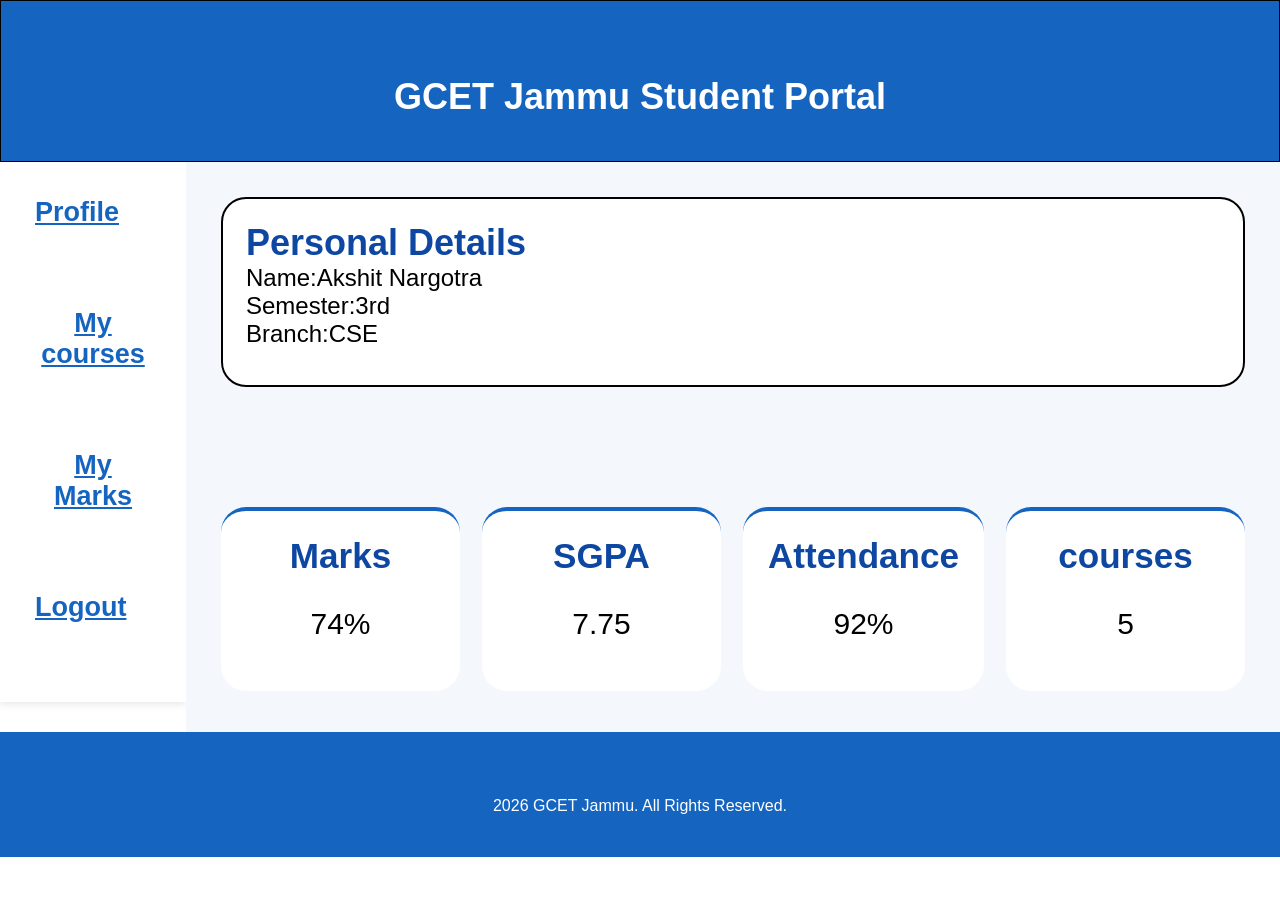
<file: 3_College_Website/dashboard.html>
<!DOCTYPE html>
<html>

<head>
    <link rel="stylesheet" href="style.css">
</head>

<body>

    <header class="Profile">
        <h1>GCET Jammu Student Portal</h1>
    </header>

    <div class="page">

        <nav class="sidebar">
            <a href="">
                <h2>Profile</h2>
            </a>
            <a href="">
                <h2 >My courses</h2>
            </a>
            <a href="">
                <h2>My Marks</h2>
            </a>
            <a href="home.html">
                <h2>Logout</h2>
            </a>
        </nav>

        <main>
            <div class="Profile_container">
                <div class="info">
                    <div>
                        <h2>Personal Details</h2>
                    </div>
                    <div>
                        Name:Akshit Nargotra
                    </div>
                    <div>
                        Semester:3rd
                    </div>
                    <div>
                        Branch:CSE
                    </div>
                </div>
                <section class="features" id="Details">
                <div class="feature-card" id="dashboard_container">
                    <h3>Marks</h3>
                    <p>74%</p>
                </div>
    
                <div class="feature-card">
                    <h3>SGPA</h3>
                    <p>7.75</p>
                </div>
    
                <div class="feature-card">
                    <h3>Attendance</h3>
                    <p>92%</p>
                </div>
    
                <div class="feature-card">
                    <h3>courses</h3>
                    <p>5</p>
                </div>
            </section>
            </div>
        </main>

    </div>

    <footer>
        <p>2026 GCET Jammu. All Rights Reserved.</p>
    </footer>

</body>

</html>
</file>
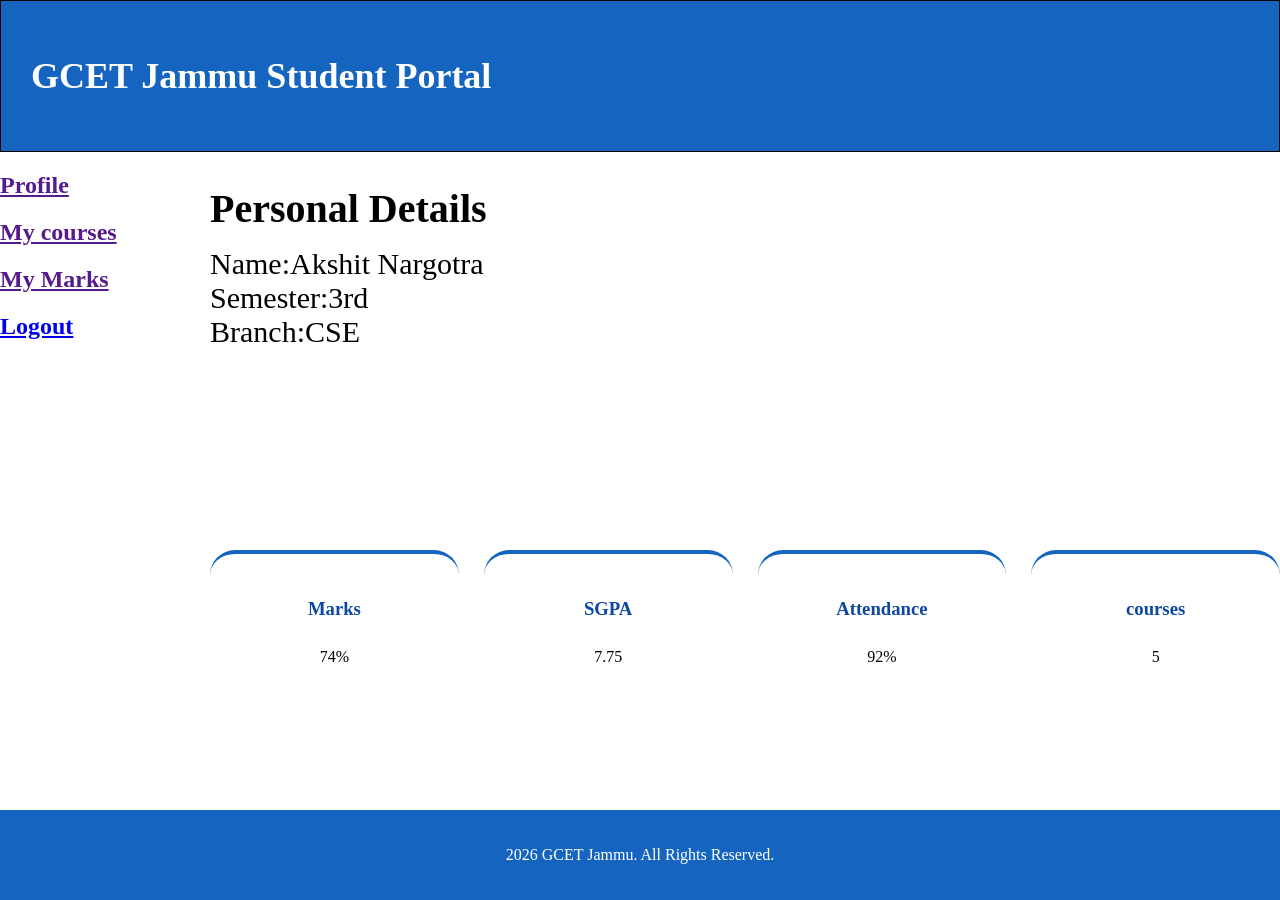
<file: 3_College_Website/demo.html>
<html>

<head>
  <style>
    body {
    margin: 0;
    min-height: 100vh;

    display: grid;
    grid-template-rows: auto 1fr auto;
}

header {
    color: white;
    background-color: #1565c0;
    border: 1px solid black;
    padding: 30px;
    font-size: 18px;
}

main {
    display: grid;
    grid-template-columns: 180px minmax(0, 1fr);
    grid-template-rows: auto auto;
    gap: 30px;
    padding-bottom: 30px;
}

.sidebar {
    grid-column: 1;
    grid-row: 1 / 3;
}

.info {
    grid-column: 2;
    grid-row: 1;

    font-size: 30px;
    min-width: 0;
}

.info h2 {
    font-size: 40px;
    margin-bottom: 15px;
}

.features {
    grid-column: 2;
    grid-row: 2;

    display: grid;
    grid-template-columns: repeat(4, minmax(0, 1fr));
    gap: 25px;

    align-self: start;
    margin-top: 100px;
}

.feature-card {
    width: auto;
    min-width: 0;
    min-height: 130px;
    padding: 25px;
    box-sizing: border-box;

    text-align: center;
    background-color: white;
    border-radius: 25px;
    border-top: 4px solid #1565c0;
}

.feature-card:hover {
    background-color: #f0f6ff;
}

.feature-card h3 {
    color: #0d47a1;
}

.feature-card p {
    margin-top: 25px;
    line-height: 1.5;
}

footer {
    background-color: #1565c0;
    color: white;
    text-align: center;
    padding: 20px;
}
  </style>
</head>

<body>
    <header class="Profile">
        <h1>GCET Jammu Student Portal</h1>
    </header>
    <main>
        <nav class="sidebar">
            <a href="">
                <h2>Profile</h2>
            </a>
            <a href="">
                <h2>My courses</h2>
            </a>
            <a href="">
                <h2>My Marks</h2>
            </a>
            <a href="home.html">
                <h2>Logout</h2>
            </a>
        </nav>
        <section>
            <div class="info">
                <div>
                    <h2>Personal Details</h2>
                </div>
                <div>
                    Name:Akshit Nargotra
                </div>
                <div>
                    Semester:3rd
                </div>
                <div>
                    Branch:CSE
                </div>
            </div>
        </section>
        <section class="features" id="Details">
            <div class="feature-card" id="dashboard_container">
                <h3>Marks</h3>
                <p>74%</p>
            </div>

            <div class="feature-card">
                <h3>SGPA</h3>
                <p>7.75</p>
            </div>

            <div class="feature-card">
                <h3>Attendance</h3>
                <p>92%</p>
            </div>

            <div class="feature-card">
                <h3>courses</h3>
                <p>5</p>
            </div>
        </section>
    </main>
    <footer>
        <p>2026 GCET Jammu. All Rights Reserved.</p>
    </footer>
</body>

</html>
</file>
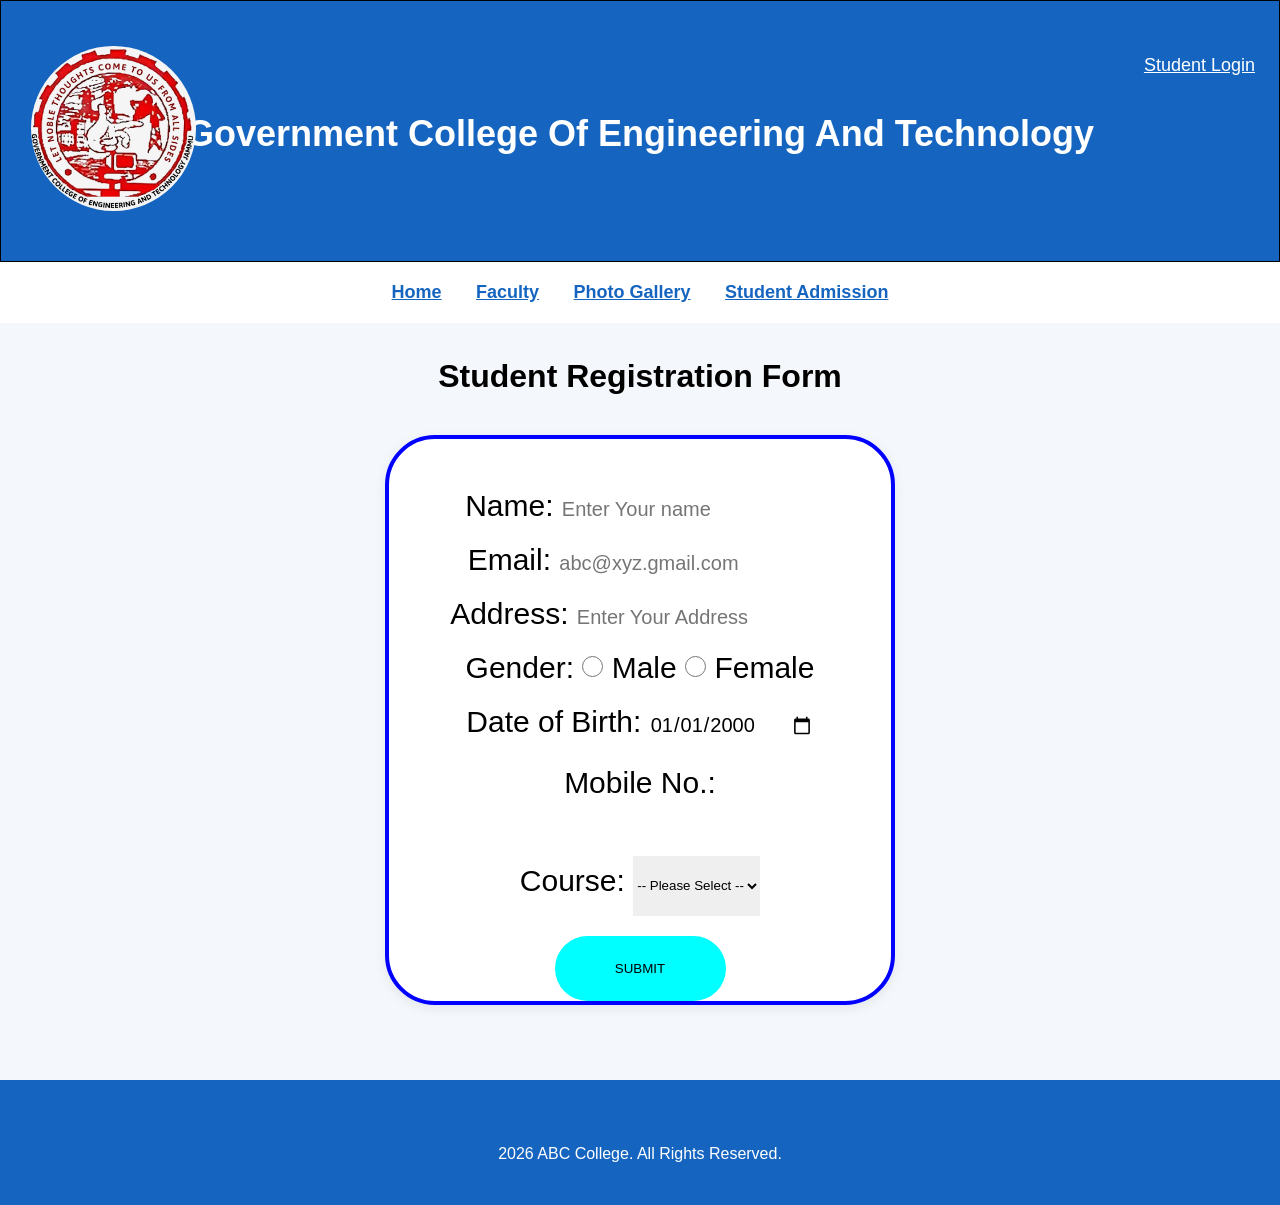
<file: 3_College_Website/form.html>
<html>

<head>
    <link rel="stylesheet" href="style.css">
    <title>
        <h2>Admission Form</h2>
    </title>
</head>

<body>
    <header >
         <a class="student_login" href="login.html">Student Login</a>
        <img id="logo" src="gallery/gcet_logo_transparent.png" alt="logo">
        <h1 class="Form-header"align="center">Government College Of Engineering And Technology</h1>
    </header>
    <nav>
        <a href="home.html">Home</a>
        <a href="faculty.html">Faculty</a>
        <a href="gallery.html">Photo Gallery</a>
        <a href="form.html">Student Admission</a>
    </nav>
    <main class="form-main">
        <div class="text-reg"><h1 align="center">Student Registration Form</h1></div>

            <form class="form_container" action="p1.html" method="GET">
        
                <div class="form-row">
                    Name:
                    <input type="text" name="username" placeholder="Enter Your name" required>
                </div>
        
                <div class="form-row">
                    Email:
                    <input type="email" name="email" placeholder="abc@xyz.gmail.com" required>
                </div>
        
                <div class="form-row">
                    Address:
                    <input type="text" name="address" placeholder="Enter Your Address">
                </div>
        
                <div class="form-row">
                    Gender:
                    <input type="radio" name="Gender" id="Male" value="Male">
                    <label for="Male">Male</label>
        
                    <input type="radio" name="Gender" id="Female" value="Female">
                    <label for="Female">Female</label>
                </div>
        
                <div class="form-row">
                    Date of Birth:
                    <input type="date" name="Date of Birth" value="2000-01-01">
                </div>
        
                <div class="form-row">
                    Mobile No.:
                    <input type="tel" name="Mobile No">
                </div>
                <div class="form-row">
                    Course:
                    <select name="Course" id="Course" required>
                        <option value="" selected disabled>-- Please Select --</option>
                        <option>Computers</option>
                        <option>Electrical</option>
                        <option>Civil</option>
                        <option>Mechanical</option>
                        <option>Electronics</option>
                    </select>
                </div>
                <input type="submit" value="SUBMIT">
        
            </form>
    </main>
    <footer>

        <p>
            2026 ABC College. All Rights Reserved.
        </p>

    </footer>
</body>

</html>
</file>
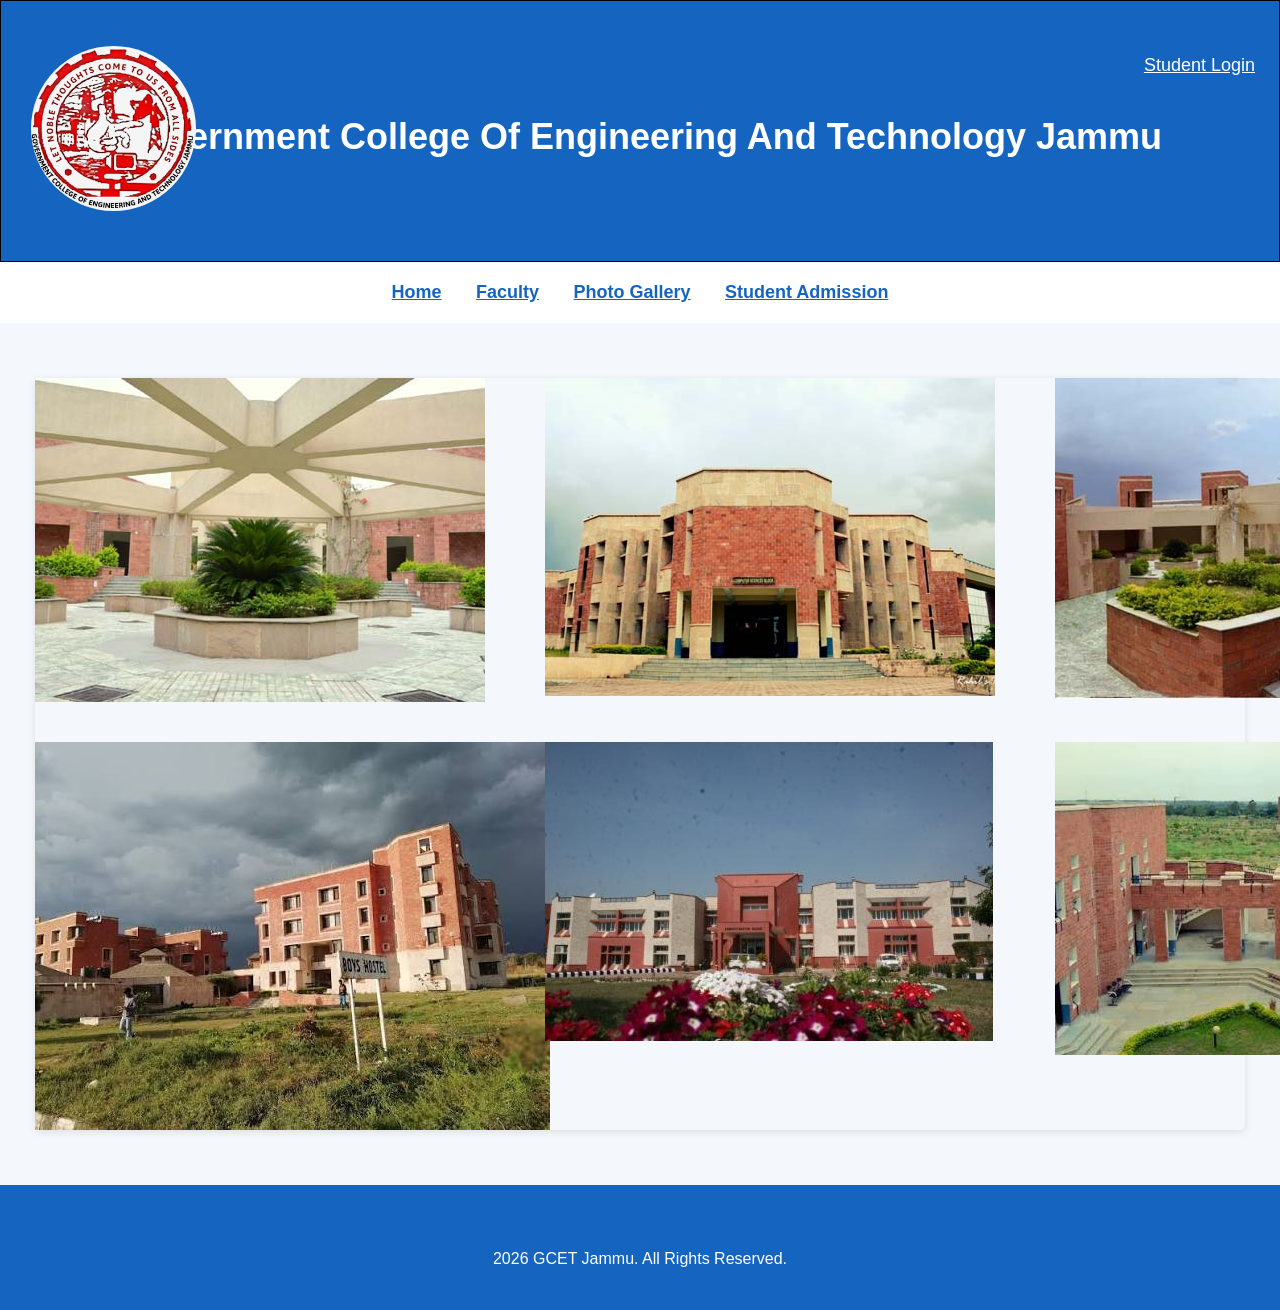
<file: 3_College_Website/gallery.html>
<html>

<head>
    <link rel="stylesheet" href="style.css">
</head>

<body>
    <header>
        <a class="student_login" href="login.html">Student Login</a>
        <h1 id="heading">Government College Of Engineering And Technology Jammu</h1>
        <img id="logo" src="gallery/gcet_logo_transparent.png" alt="logo">
    </header>
    <nav>
        <a href="home.html">Home</a>
        <a href="faculty.html">Faculty</a>
        <a href="gallery.html">Photo Gallery</a>
        <a href="form.html">Student Admission</a>
    </nav>
    <main>
        <section class="gallery">
            <img src="gallery/1.jpg" alt="">
            <img src="gallery/3.jpg" alt="">
            <img src="gallery/6.jpg" alt="">
            <img src="gallery/images (6).jpg" alt="">
            <img src="gallery/adm.jpg " alt="">
            <img src="gallery/images (4).jpg" alt="">
        </section>

    </main>
    <footer>
        <p>2026 GCET Jammu. All Rights Reserved.</p>
    </footer>
</body>

</html>
</file>
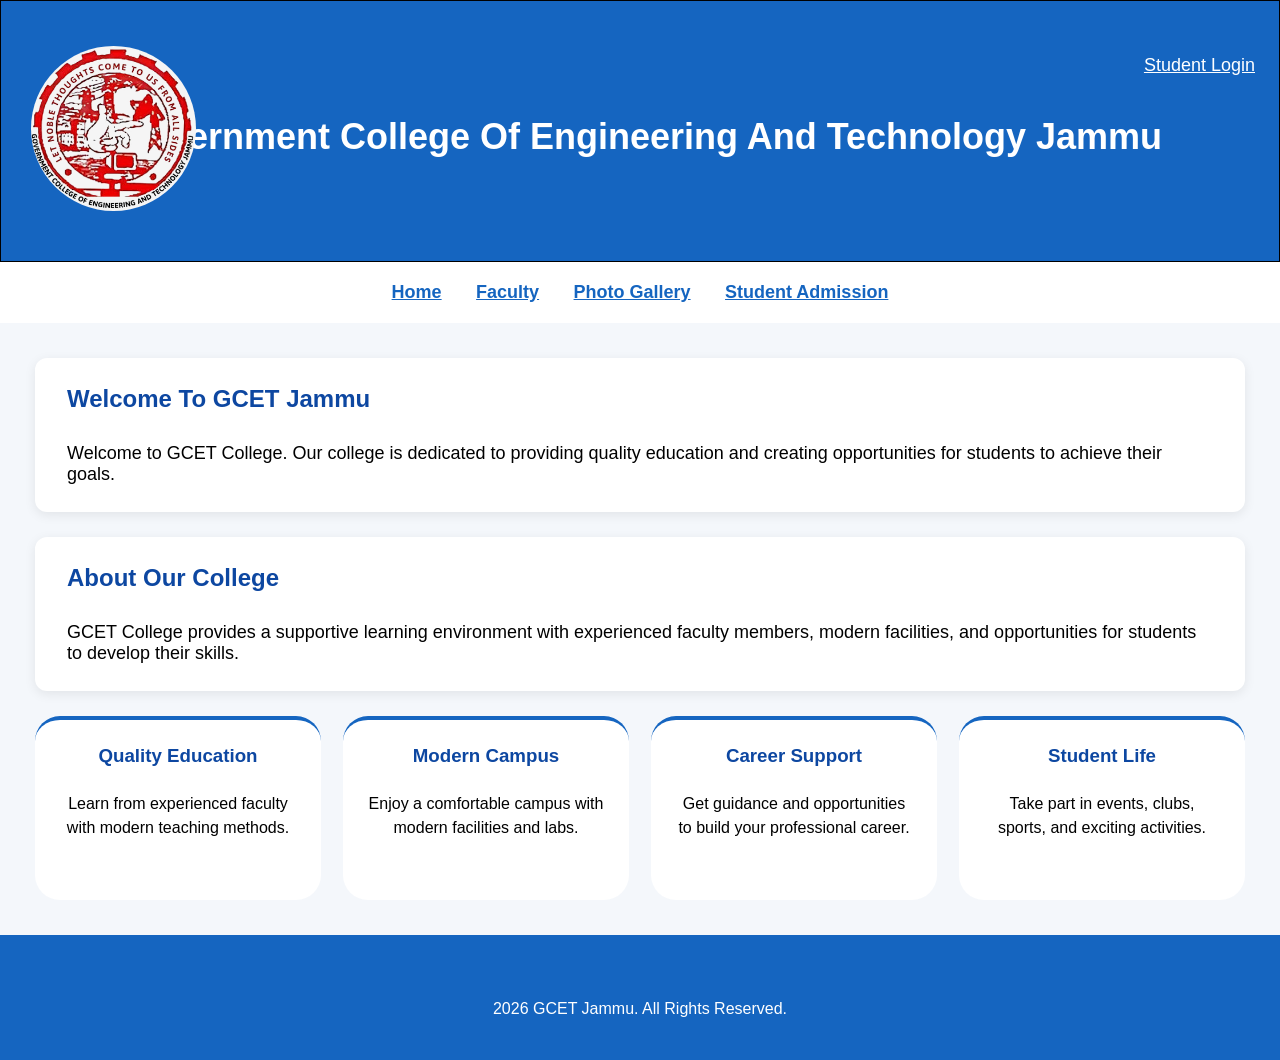
<file: 3_College_Website/home.html>
<html lang="en">

<head>
    <link rel="stylesheet" href="style.css">
    <title>Home</title>
</head>

<body>
    <header>
        <a class="student_login" href="login.html">Student Login</a>
        <h1 id="heading">Government College Of Engineering And Technology Jammu</h1>
        <img id="logo" src="gallery/gcet_logo_transparent.png" alt="logo">
    </header>
    <nav>
        <a href="home.html">Home</a>
        <a href="faculty.html">Faculty</a>
        <a href="gallery.html">Photo Gallery</a>
        <a href="form.html">Student Admission</a>
    </nav>
    <main>
        <section id="Welcome" class="content">
            <h2>Welcome To GCET Jammu</h2>
            <p>
                Welcome to GCET College. Our college is dedicated to
                providing quality education and creating opportunities
                for students to achieve their goals.
            </p>
        </section>
        <section id="About" class="content">
            <h2>About Our College</h2>
            <p>
                GCET College provides a supportive learning environment
                with experienced faculty members, modern facilities,
                and opportunities for students to develop their skills.
            </p>
        </section>
        <section class="features">
            <div class="feature-card">
                <h3>Quality Education</h3>
                <p>Learn from experienced faculty with modern teaching methods.</p>
            </div>

            <div class="feature-card">
                <h3>Modern Campus</h3>
                <p>Enjoy a comfortable campus with modern facilities and labs.</p>
            </div>

            <div class="feature-card">
                <h3>Career Support</h3>
                <p>Get guidance and opportunities to build your professional career.</p>
            </div>

            <div class="feature-card">
                <h3>Student Life</h3>
                <p>Take part in events, clubs, sports, and exciting activities.</p>
            </div>
        </section>
    </main>
    <footer>
        <p>2026 GCET Jammu. All Rights Reserved.</p>
    </footer>
</body>

</html>
</file>
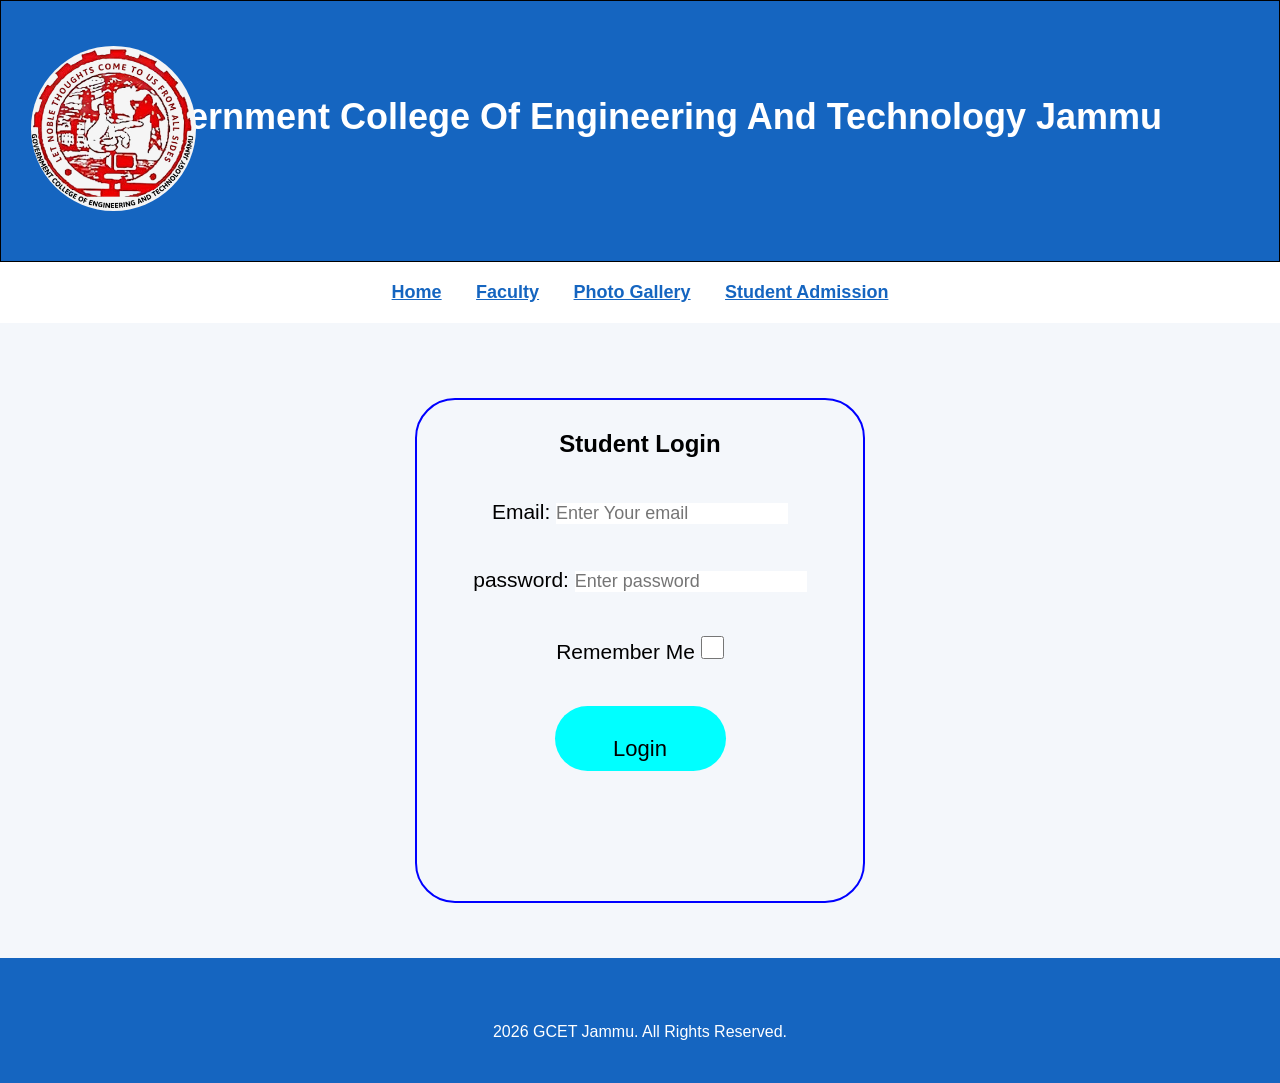
<file: 3_College_Website/login.html>
<html>
<head>
    <link rel="stylesheet" href="style.css">
</head>

<body>
    <header class="Login">
        <div>
            <h1 id="header">Government College Of Engineering And Technology Jammu</h1>
            <img id="logo" src="gallery/gcet_logo_transparent.png" alt="College Logo" class="logo">
        </div>
    </header>
    <nav>
    <a href="home.html">Home</a>
    <a href="faculty.html">Faculty</a>
    <a href="gallery.html">Photo Gallery</a>
    <a href="Form.html">Student Admission</a>
    </nav>
    <main>
        <section class="Login_form">
            <h1 align="center">Student Login</h1>
            <form action="dashboard.html" method="get">
                <div class="login-row">
                    Email:
                    <input type="email" name="email" placeholder="Enter Your email" required>
                </div>
                <div class="login-row">
                    password:
                    <input type="password" name="password" placeholder="Enter password">
                </div>
                <div class="login-row">
                    Remember Me
                    <input type="checkbox" name="Remember Me" id="Remember_me">
                </div>
                <div class="button">
                    <input type="submit" value="Login">
                </div>
            </form>
        </section>
    </main>
    <footer>
            <p>2026 GCET Jammu. All Rights Reserved.</p>
    </footer>

</body>

</html>
</file>
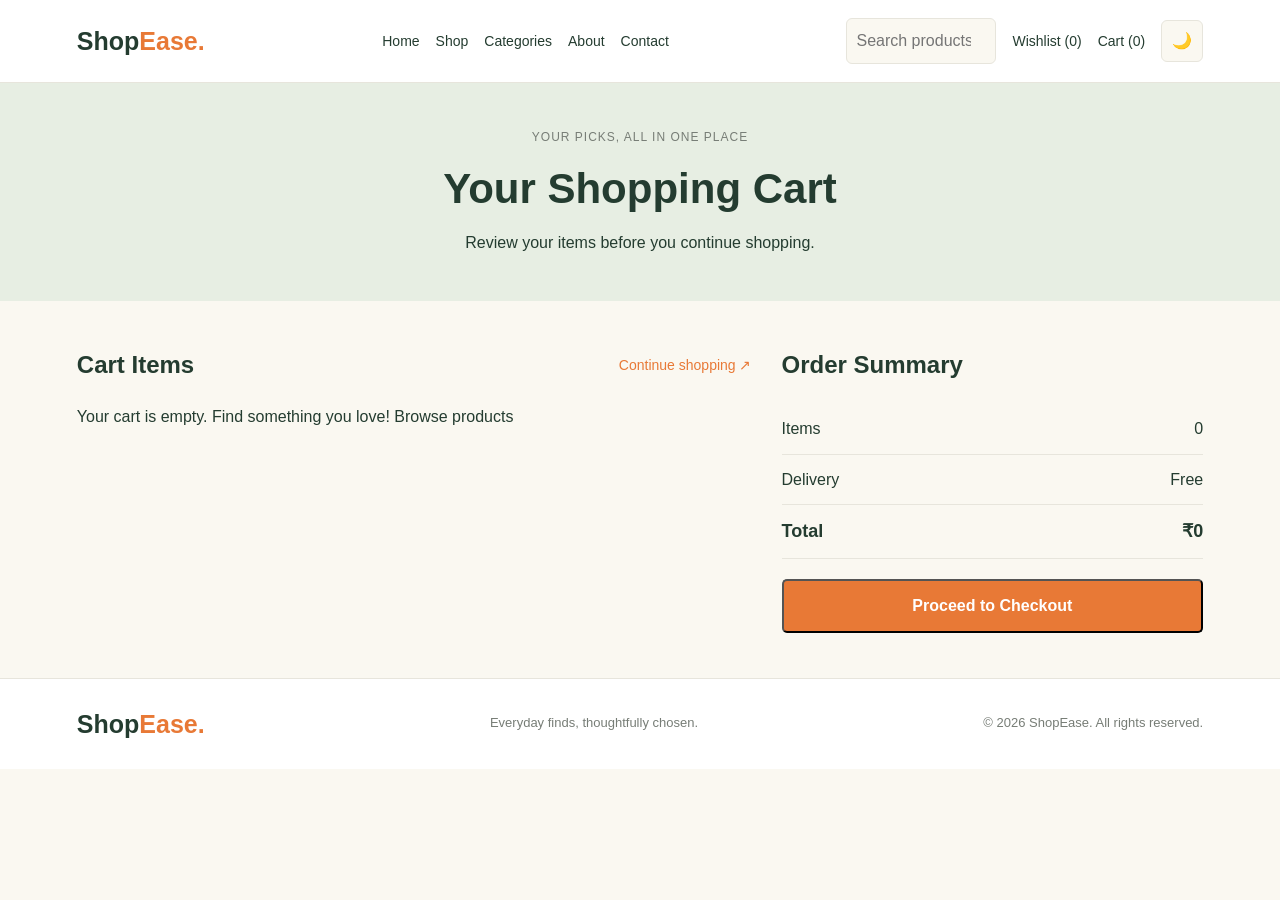
<file: 4_E-comm Website/cart.html>
<!DOCTYPE html>
<html lang="en">
<head>
  <title>Your Cart | ShopEase</title>
  <link rel="stylesheet" href="style.css">
  <script src="script.js" defer></script>
</head>
<body>

  <header>
    <a href="index.html" class="logo">Shop<span>Ease.</span></a>
    <nav class="navbar">
      <a href="index.html">Home</a>
      <a href="products.html">Shop</a>
      <a href="index.html#categories">Categories</a>
      <a href="about.html">About</a>
      <a href="contact.html">Contact</a>
    </nav>

    <div class="header-actions">
      <input type="search" id="search" placeholder="Search products...">
      <a href="wishlist.html" class="cart">Wishlist (<span id="wishlist-count">0</span>)</a>
      <a href="cart.html" class="cart">Cart (<span id="cart-count">0</span>)</a>
      <button id="theme-toggle" aria-label="Toggle dark mode">🌙</button>
    </div>
  </header>

  <main>
    <section class="shop-banner">
      <p class="eyebrow">YOUR PICKS, ALL IN ONE PLACE</p>
      <h1>Your Shopping Cart</h1>
      <p>Review your items before you continue shopping.</p>
    </section>

    <section class="cart-layout">
      <div class="cart-items">
        <div class="cart-heading">
          <h2>Cart Items</h2>
          <a href="products.html" class="view-link">Continue shopping ↗</a>
        </div>

        <div id="cart-items">
          <!-- Cart products are added here by JavaScript -->
        </div>

        <p id="empty-cart" hidden>
          Your cart is empty. Find something you love!
          <a href="products.html">Browse products</a>
        </p>
      </div>

      <aside class="cart-summary">
        <h2>Order Summary</h2>

        <div class="summary-row">
          <span>Items</span>
          <span id="summary-count">0</span>
        </div>

        <div class="summary-row">
          <span>Delivery</span>
          <span>Free</span>
        </div>

        <div class="summary-row total">
          <strong>Total</strong>
          <strong id="cart-total">₹0</strong>
        </div>

        <button id="checkout-btn" class="btn">Proceed to Checkout</button> 
        <p id="checkout-message" role="status"></p>
      </aside>
    </section>
  </main>

  <footer>
    <a href="index.html" class="logo">Shop<span>Ease.</span></a>
    <p>Everyday finds, thoughtfully chosen.</p>
    <p>© 2026 ShopEase. All rights reserved.</p>
  </footer>

</body>
</html>
</file>
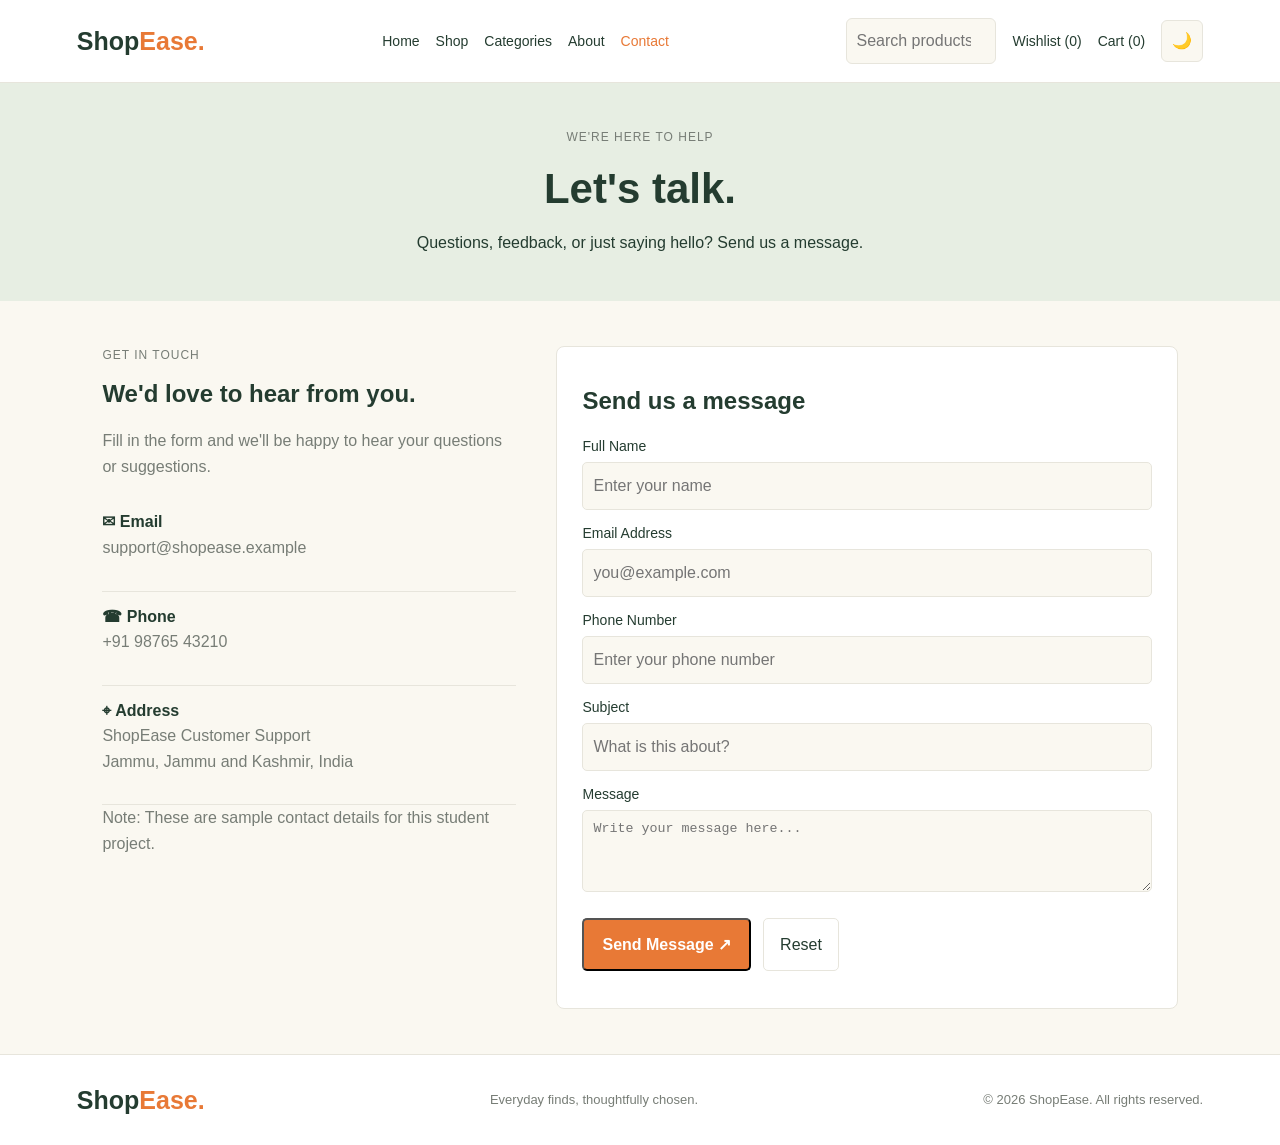
<file: 4_E-comm Website/contact.html>
<!DOCTYPE html>
<html lang="en">
<head>
  <title>Contact Us | ShopEase</title>
  <link rel="stylesheet" href="style.css">
  <script src="script.js" defer></script>
</head>
<body>

  <header>
    <a href="index.html" class="logo">Shop<span>Ease.</span></a>
    <nav class="navbar">
      <a href="index.html">Home</a>
      <a href="products.html">Shop</a>
      <a href="index.html#categories">Categories</a>
      <a href="about.html">About</a>
      <a href="contact.html" class="active">Contact</a>
    </nav>

    <div class="header-actions">
      <input type="search" id="search" placeholder="Search products...">
      <a href="wishlist.html" class="cart">Wishlist (<span id="wishlist-count">0</span>)</a>
      <a href="cart.html" class="cart">
        Cart (<span id="cart-count">0</span>)
      </a>
      <button id="theme-toggle" aria-label="Toggle dark mode">🌙</button>
    </div>
  </header>

  <main>
    <section class="shop-banner">
      <p class="eyebrow">WE'RE HERE TO HELP</p>
      <h1>Let's talk.</h1>
      <p>Questions, feedback, or just saying hello? Send us a message.</p>
    </section>

    <section class="contact-layout">

      <div class="contact-info">
        <p class="eyebrow">GET IN TOUCH</p>
        <h2>We'd love to hear from you.</h2>
        <p>Fill in the form and we'll be happy to hear your questions or suggestions.</p>

        <div class="contact-detail">
          <strong>✉ Email</strong>
          <p>support@shopease.example</p>
        </div>

        <div class="contact-detail">
          <strong>☎ Phone</strong>
          <p>+91 98765 43210</p>
        </div>

        <div class="contact-detail">
          <strong>⌖ Address</strong>
          <p>ShopEase Customer Support<br>Jammu, Jammu and Kashmir, India</p>
        </div>

        <p class="contact-note">
          Note: These are sample contact details for this student project.
        </p>
      </div>

      <form id="contact-form" class="contact-form" novalidate>
        <h2>Send us a message</h2>

        <label for="full-name">Full Name</label>
        <input type="text" id="full-name" name="fullName"
          placeholder="Enter your name" required>

        <label for="email">Email Address</label>
        <input type="email" id="email" name="email"
          placeholder="you@example.com" required>

        <label for="phone">Phone Number</label>
        <input type="tel" id="phone" name="phone"
          placeholder="Enter your phone number" required>

        <label for="subject">Subject</label>
        <input type="text" id="subject" name="subject"
          placeholder="What is this about?" required>

        <label for="message">Message</label>
        <textarea id="message" name="message" rows="4"
          placeholder="Write your message here..." required></textarea>

        <div class="form-buttons">
          <button type="submit" class="btn">Send Message ↗</button>
          <button type="reset" class="reset-btn">Reset</button>
        </div>

        <p id="form-status" role="status" aria-live="polite"></p>
      </form>

    </section>
  </main>

  <footer>
    <a href="index.html" class="logo">Shop<span>Ease.</span></a>
    <p>Everyday finds, thoughtfully chosen.</p>
    <p>© 2026 ShopEase. All rights reserved.</p>
  </footer>

</body>
</html>
</file>
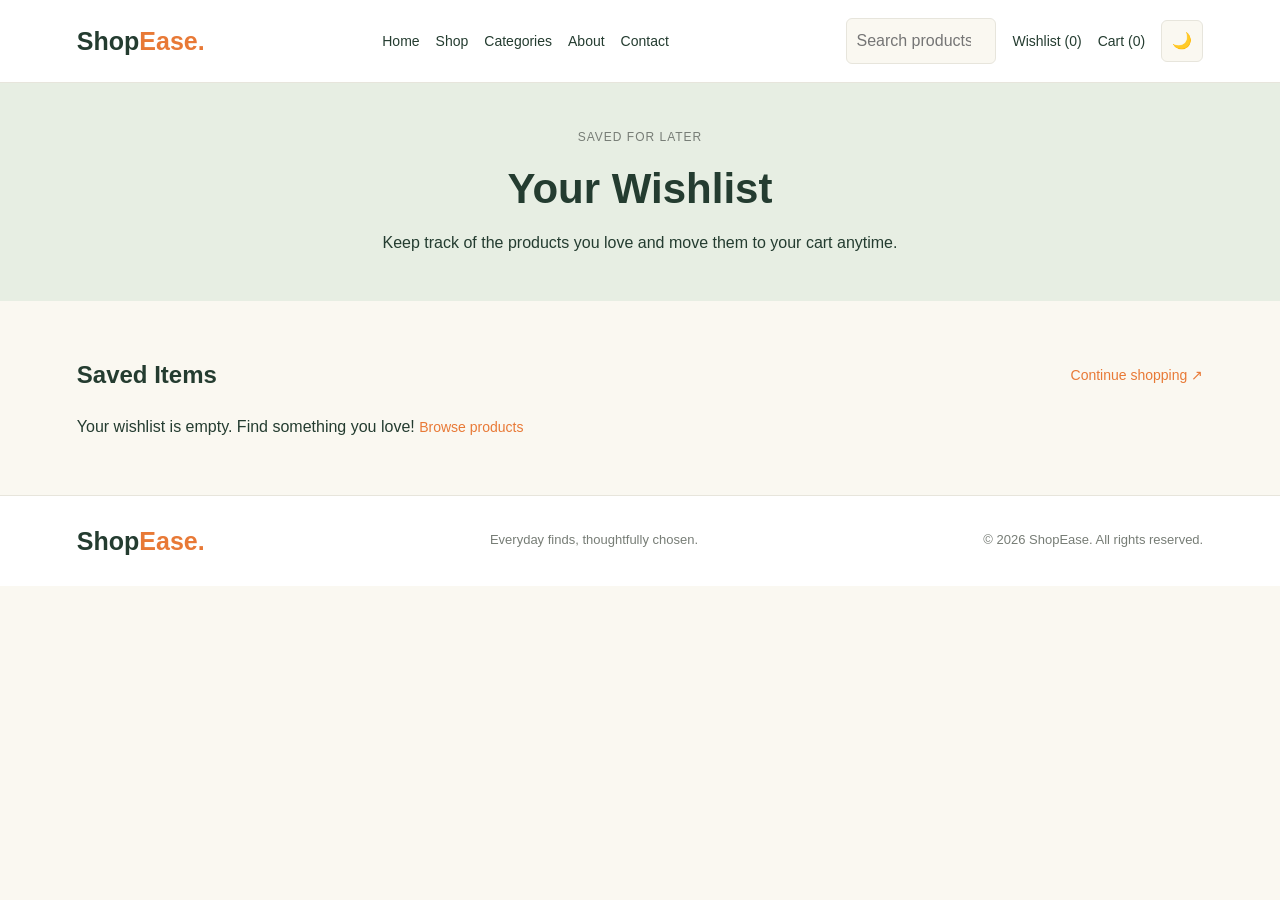
<file: 4_E-comm Website/wishlist.html>
<!DOCTYPE html>
<html lang="en">
<head>
  <meta charset="UTF-8">
  <meta name="viewport" content="width=device-width, initial-scale=1.0">
  <title>Your Wishlist | ShopEase</title>
  <link rel="stylesheet" href="style.css">
  <script src="script.js" defer></script>
</head>
<body>

  <header>
    <a href="index.html" class="logo">Shop<span>Ease.</span></a>
    <nav class="navbar">
      <a href="index.html">Home</a>
      <a href="products.html">Shop</a>
      <a href="index.html#categories">Categories</a>
      <a href="about.html">About</a>
      <a href="contact.html">Contact</a>
    </nav>

    <div class="header-actions">
      <input type="search" id="search" placeholder="Search products...">
      <a href="wishlist.html" class="cart active">Wishlist (<span id="wishlist-count">0</span>)</a>
      <a href="cart.html" class="cart">Cart (<span id="cart-count">0</span>)</a>
      <button id="theme-toggle" aria-label="Toggle dark mode">🌙</button>
    </div>
  </header>

  <main>
    <section class="shop-banner">
      <p class="eyebrow">SAVED FOR LATER</p>
      <h1>Your Wishlist</h1>
      <p>Keep track of the products you love and move them to your cart anytime.</p>
    </section>

    <section class="section">
      <div class="cart-heading">
        <h2>Saved Items</h2>
        <a href="products.html" class="view-link">Continue shopping ↗</a>
      </div>

      <div id="wishlist-items" class="product-grid">
        <!-- Wishlist products are added here by JavaScript -->
      </div>

      <p id="empty-wishlist" hidden>
        Your wishlist is empty. Find something you love!
        <a href="products.html" class="view-link">Browse products</a>
      </p>
    </section>
  </main>

  <footer>
    <a href="index.html" class="logo">Shop<span>Ease.</span></a>
    <p>Everyday finds, thoughtfully chosen.</p>
    <p>© 2026 ShopEase. All rights reserved.</p>
  </footer>

</body>
</html>
</file>
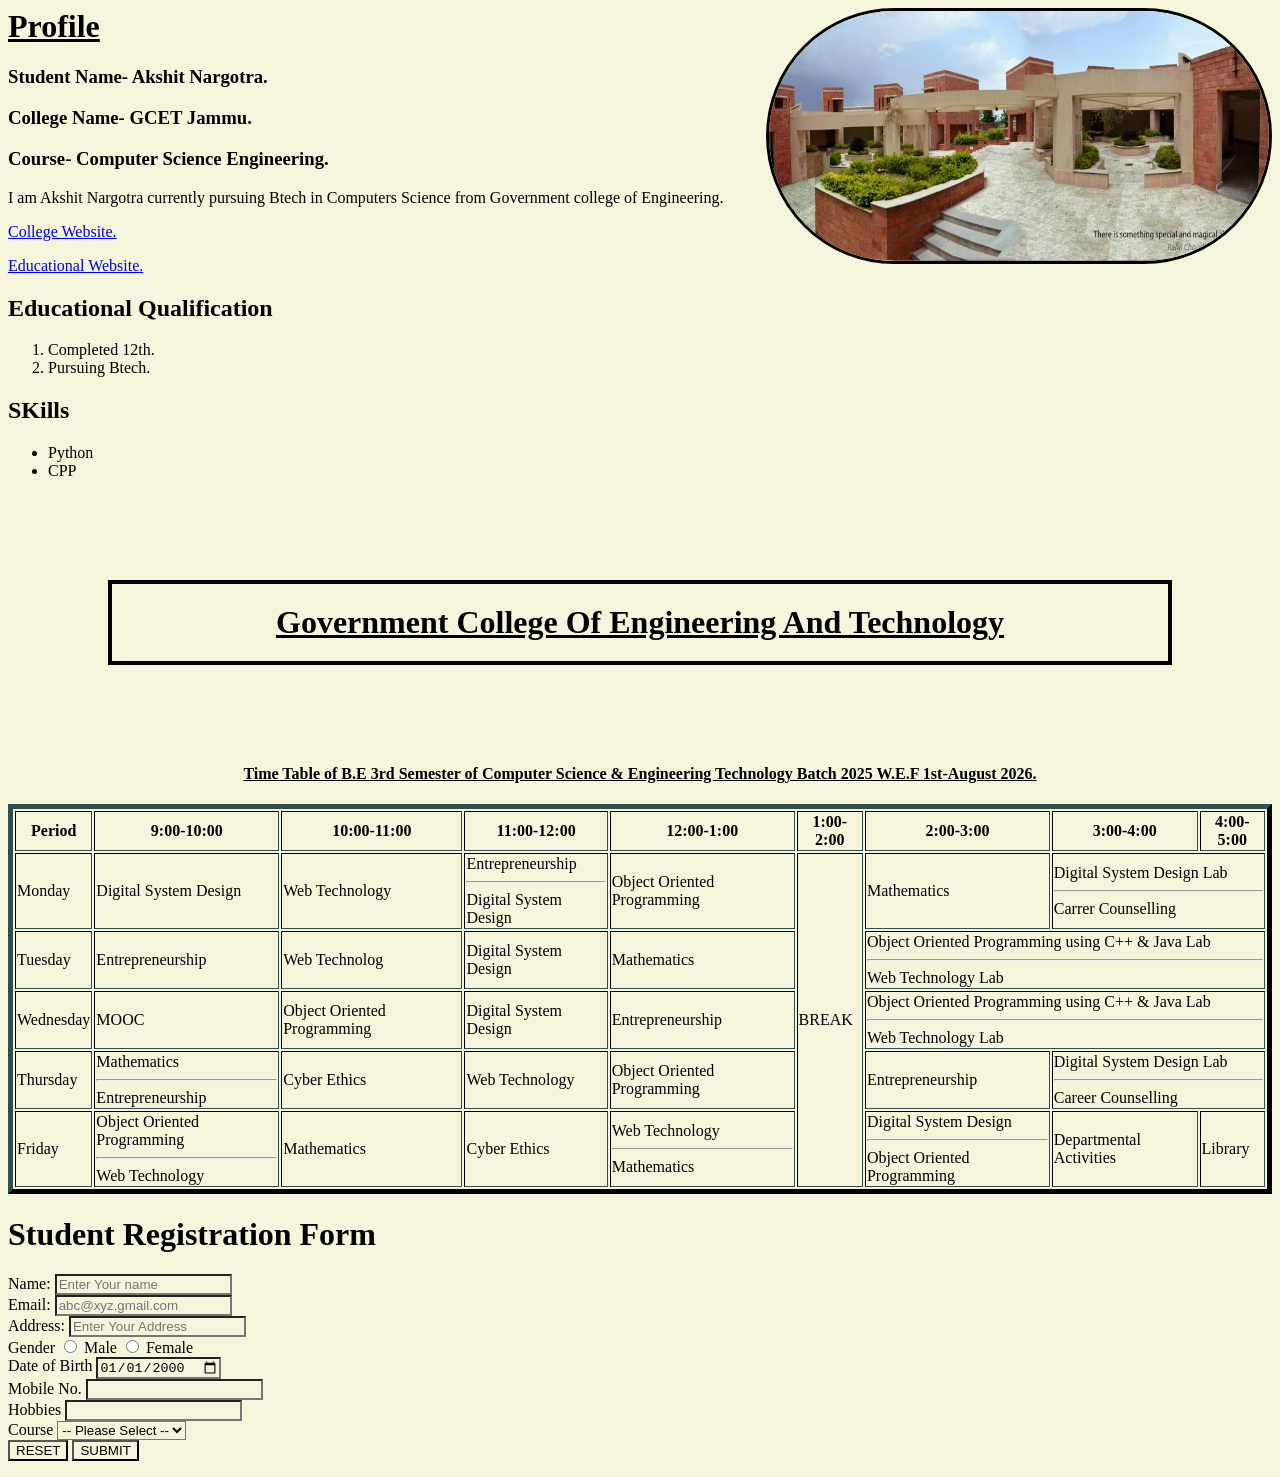
<file: Lab 2/profile.html>
<html>

<head>
    <title>Profile</title>
    <link rel="stylesheet" href="style.css">
</head>

<body>
    <img src="Background-Image-1758811447043.jpg" alt="Student Profile" width="500" height="250" align="right" border="3" id="abc">
    <h1><u>Profile</u></h1>
    <p>
    <h3>Student Name- Akshit Nargotra.</h3>
    </p>
    <p>
    <h3>College Name- GCET Jammu.</h3>
    </p>
    <p>
    <h3>Course- Computer Science Engineering.</h3>
    </p>

    <span>

        I am Akshit Nargotra currently pursuing Btech
        in Computers Science from Government
        college of Engineering.
    </span>

    <p>
        <a href="https://gcetj.ac.in/">College Website.</a>

    </p>
    <a href="https://www.w3schools.com/">Educational Website.</a>
    <p>
    <h2>Educational Qualification</h2>
    </p>
    <ol>
        <li>Completed 12th.</li>
        <li>Pursuing Btech.</li>
    </ol>
    <p>
    <h2>SKills</h2>
    </p>
    <ul>
        <li>Python</li>
        <li>CPP</li>
    </ul>
    <h1>
        <u>
            <p align="center" id="xyz">Government College Of Engineering And Technology</p>
        </u>

    </h1>
    <h4>
        <u>

            <p align="center">Time Table of B.E 3rd Semester of Computer Science & Engineering Technology Batch 2025
                W.E.F 1st-August 2026.</p>

        </u>
    </h4>

    <table align="center" border="5">
        <tr>
            <th>Period</th>
            <th>9:00-10:00</th>
            <th>10:00-11:00</th>
            <th>11:00-12:00</th>
            <th>12:00-1:00</th>
            <th>1:00-2:00</th>
            <th>2:00-3:00</th>
            <th>3:00-4:00</th>
            <th>4:00-5:00</th>
        </tr>
        <tr>
            <td>Monday</td>
            <td>Digital System Design</td>
            <td>Web Technology</td>
            <td>Entrepreneurship <br>
                <hr>
                Digital System Design
            </td>
            <td>Object Oriented Programming</td>
            <td rowspan="5">BREAK

            </td>
            <td>Mathematics</td>
            <td colspan="2">Digital System Design Lab <br>
                <hr>
                Carrer Counselling
            </td>
        </tr>
        <tr>
            <td>Tuesday</td>
            <td>Entrepreneurship</td>
            <td>Web Technolog</td>
            <td>Digital System Design </td>
            <td>Mathematics</td>
            <td colspan="3">Object Oriented Programming using C++ & Java Lab<br>
                <hr>
                Web Technology Lab
            </td>
        </tr>
        <tr>
            <td>Wednesday</td>
            <td>MOOC</td>
            <td>Object Oriented Programming </td>
            <td>Digital System Design</td>
            <td>Entrepreneurship</td>
            <td colspan="3">Object Oriented Programming using C++ & Java Lab<br>
                <hr>
                Web Technology Lab

            </td>
        </tr>
        <tr>
            <td>Thursday</td>
            <td>Mathematics <br>
                <hr>
                Entrepreneurship
            </td>
            <td>Cyber Ethics</td>
            <td>Web Technology</td>
            <td>Object Oriented Programming</td>
            <td>Entrepreneurship</td>
            <td colspan="2">Digital System Design Lab <br>
                <hr>
                Career Counselling
            </td>
        </tr>
        <tr>
            <td>Friday</td>
            <td>Object Oriented Programming <br>
                <hr>
                Web Technology
            </td>
            <td>Mathematics</td>
            <td>Cyber Ethics</td>
            <td>Web Technology <br>
                <hr>
                Mathematics
            </td>
            <td>Digital System Design <br>
                <hr>
                Object Oriented Programming
            </td>
            <td>Departmental Activities</td>
            <td>Library</td>
        </tr>

    </table>
    <h1>Student Registration Form</h1>
    <form action="p1.html" method="GET">
        Name:
        <input type="text" name="username" placeholder="Enter Your name" required><br>
        Email:
        <input type="email" name="email" placeholder="abc@xyz.gmail.com" required><br>
        Address:
        <input type="text" name="address" placeholder="Enter Your Address"><br>
        Gender
        <input type="radio" name="Gender" id="Male" value="Male">
        <label for="Male">Male</label>
        <input type="radio" name="Gender" id="Female" value="Female">
        <label for="Female">Female</label><br>
        Date of Birth
        <input type="date" name="Date of Birth" value="2000-01-01"><br>
        Mobile No.
        <input type="tel" name="Mobile No"><br>
        Hobbies
        <input type="text" name="Hobbies"> <br>
        Course
        <select name="Course" id="Course" required>
            <option value="" selected disabled>-- Please Select --</option>
            <option>Computers</option>
            <option>Electrical</option>
            <option>Civil</option>
            <option>Mechanical</option>
            <option>Electronics</option>
        </select>
        <br>
        <input type="reset" value="RESET">
        <input type="submit" value="SUBMIT">
    </form>

</body>

</html>
</file>
<file: 3_College_Website/style.css>
* {
    padding: 0;
    margin: 0;
    border: 0;
    font-family: Arial, sans-serif;


}

header {
    position: relative;
    border: 1px solid black;
    padding: 30px;
    margin: 0;
    background-color: #1565c0;
    font-size: 18px;
    height: 200px;
}

#logo {
    position: absolute;
    left: 30px;
    bottom: 50px;
    width: 165px;
    height: 165px;
    background-color: whitesmoke;
    border-radius: 50%;
}


#heading {
    text-align: center;
    color: white;
    margin-top: 40px;
}

header h1 {
    margin: 0;
    padding-top: 45px;
    color: white;
}


.student_login {
    color: white;
    position: fixed;
    top: 20px;
    right: 25px;
    margin-top: 35px;
}


.student_login:hover {
    color: blue;
}

nav {
    background-color: white;
    text-align: center;
    padding: 20px;
    box-shadow: 0 2px 8px rgba(0, 0, 0, 0.1);

}

nav a {
    color: #1565c0;
    margin: 15px;
    font-size: 18px;
    font-weight: bold;
    /*Text Bold */
}

nav a:hover {
    background-color: white;
    color: blue;
}

main {
    background-color: #f4f7fb;
    padding: 35px;
}

main h2 {
    color: #0d47a1;
}

.content {
    border: 2px solid white;
    background-color: white;
    padding: 25px 30px;
    margin-bottom: 25px;
    border-radius: 12px;
    box-shadow: 0 3px 12px rgba(0, 0, 0, 0.08);
    height: 100px;
}

.content p {
    margin-top: 30px;
    font-size: 18px;
}

.features {
    display: flex;
    justify-content: center;
    gap: 22px;
    border-radius: 12px;

}

.feature-card {
    width: 250px;
    height: 130px;
    padding: 25px;
    text-align: center;
    background-color: white;
    border-radius: 25px;
    border-top: 4px solid #1565c0;

}

.feature-card:hover {
    background-color: transparent;

}

.feature-card p {
    margin-top: 25px;
    line-height: 1.5;
}

.feature-card h3 {
    color: #0d47a1;
}

footer {
    background-color: #1565c0;
    text-align: center;
    color: white;
    padding: 25px;
    height: 75px;

}

footer p {
    margin-top: 40px;
}

/* FACULTY */
.faculty {
    text-align: center;
}

.faculty p {
    margin-top: 50px;
    color: white;
    font-size: 25px;
}

.faculty-container {
    margin-top: 30px;
    justify-content: center;
    border-radius: 10px;
    border-top: #1565c0;
    display: grid;
    grid-template-columns: 1fr 1fr 1fr;
    gap: 0px;    
    background-color: white;

}

.faculty-card {
    border-top: 4px solid #1565c0;
    border-radius: 45px;
    color: black;
    width: 250px;
    height: 200px;
    padding: 25px; 
    box-shadow: 0px 3px 12px rgba(0, 0, 0, 0.08);
    


}

.faculty-card~p {
    height: 100px;
}

.faculty-card:hover {
    background-color: transparent;
}

/* login */
.login {
    text-align: center;
}

.login h1 {
    margin-top: 20px;
}

.Login_form {
    width: 450px;
    margin: 40px auto;
    border: 2px solid blue;
    border-radius: 40px;
    padding: 30px;
    box-sizing: border-box;

}

.Login_form {
    margin-bottom: 20px;
}

.Login_form h1 {
    margin-bottom: 20px;
}

.login-row {
    text-align: center;
    padding: 22px;
    font-size: 21px;
}

.login-row input[type="email"],
.login-row input[type="password"] {
    font-size: 18px;
}

.login-row input[type="checkbox"] {
    width: 23px;
    height: 23px;
}

.button {
    text-align: center;
}

.button input {
    font-size: 22px;
    background-color: aqua;
    border-radius: 50px;
    width: 200px;
    padding: 30px;
    margin-top: 20px;
    margin-bottom: 20px;
}

.button input:hover {
    background-color: #0d47a1;
    color: white;
    border-radius: 50px;
}

/* Form*/
.form-main {
    text-align: center;
}

.form_container {
    background-color: white;
    margin: 40px auto;
    width: 510px;
    height: 570px;
    padding: 50px;
    box-sizing: border-box;
    border: 4px solid blue;
    border-radius: 50px;
    box-shadow: 0 3px 12px rgba(0, 0, 0, 0.08);
}

.form-row {
    margin-bottom: 20px;
    font-size: 30px
}

.form-row input {
    font-size: 20px;
}

input[type="radio"] {
    width: 21px;
    height: 23px;
}

input[type="date"] {
    height: 40px;
}

input[type="tel"] {
    height: 36px;
}

#Course {
    height: 60px;
}

#Course:hover {
    background-color: azure;
}

input[type="submit"] {
    height: 65px;
    width: 171px;
    margin-bottom: 100px;
    background-color: aqua;
    border-radius: 50px;
}

input[type="submit"]:hover {
    background-color: #1565c0;
    color: white;
}

.form-header {
    margin: 37px;
}

input[type="tel"]:hover {
    background-color: rgb(211, 211, 200)
}

/* Gallery */
.gallery {
    display: grid;
    grid-template-columns: repeat(3, 470px);
    gap: 40px;
    margin: 20px auto;
    border-radius: 5px;
    box-shadow: 0 2px 8px rgba(0, 0, 0, 0.1);

}

.gallery img:hover {
    transform: scale(1.03);
    transition: 0.5s;
}

/* Student portal */

.Profile {
    text-align: center;
    background-color: #1565c0;
    height: 100px;
    color: white;

    display: flex;
    justify-content: center;
}

.sidebar {
    display: flex;
    flex-direction: column;
    align-items: flex-start;
    width: 200px;
    height: 500px;
    gap: 50px;


}

.Profile_container {
    background-color: #f4f7fb;
    height: 500px;
    width: 80vw;
}

.page {
    display: flex;
}

.info {
    padding: 23px;
    border: 2px solid black;
    border-radius: 25px;
    height: 140px;
    font-size: 24px;
    position: relative;
    background-color: white;

}

#Details {
    font-size: 30px;
    position: absolute;
    margin-top: 120px;
    width: 80vw;
}
</file>
<file: 4_E-comm Website/style.css>
:root {
  --bg: #faf8f1;
  --card: #ffffff;
  --text: #243c30;
  --muted: #777d76;
  --accent: #e87936;
  --line: #e7e5dc;
}

body.dark {
  --bg: #17231d;
  --card: #223229;
  --text: #f4f3e9;
  --muted: #bac4bb;
  --line: #394a3f;
  --banner: #223229;
  --banner-text: #f4f3e9;
}

body.dark .hero,
body.dark .shop-banner,
body.dark .about-hero,
body.dark .cart-hero {
  background: var(--bg);
  color: var(--text);
}

body.dark .hero p,
body.dark .shop-banner p,
body.dark .about-hero p,
body.dark .cart-hero p {
  color: var(--muted);
}

* {
  box-sizing: border-box;
  margin: 0;
}

html {
  scroll-behavior: smooth;
}

body {
  font-family: Arial, sans-serif;
  background: var(--bg);
  color: var(--text);
  line-height: 1.6;
}

a {
  color: inherit;
  text-decoration: none;
}

button,
input {
  font: inherit;
}

header {
  display: flex;
  align-items: center;
  justify-content: space-between;
  gap: 20px;
  padding: 18px 6%;
  background: var(--card);
  border-bottom: 1px solid var(--line);
}

.logo {
  font-size: 25px;
  font-weight: bold;
  white-space: nowrap;
}

.logo span,
.hero h1 span {
  color: var(--accent);
}

.navbar,
.header-actions {
  display: flex;
  align-items: center;
  gap: 16px;
}

.navbar,
.cart {
  font-size: 14px;
}

.navbar a:hover,
.navbar .active,
.view-link {
  color: var(--accent);
}

#search {
  width: 150px;
  padding: 9px;
  border: 1px solid var(--line);
  border-radius: 6px;
  background: var(--bg);
  color: var(--text);
}

#theme-toggle {
  padding: 7px 10px;
  border: 1px solid var(--line);
  border-radius: 6px;
  background: var(--bg);
  color: var(--text);
  cursor: pointer;
}

.hero {
  display: grid;
  grid-template-columns: 1fr 1fr;
  align-items: center;
  gap: 40px;
  padding: 55px 8%;
}

.hero h1 {
  font-size: clamp(38px, 5vw, 64px);
  line-height: 1.1;
  margin: 15px 0;
}

.eyebrow,
.category,
.small-text {
  color: var(--muted);
  font-size: 12px;
  letter-spacing: 1px;
}

.hero-text>p:not(.eyebrow, .small-text) {
  max-width: 420px;
  margin-bottom: 24px;
  color: var(--muted);
}

.btn {
  display: inline-block;
  padding: 12px 18px;
  background: var(--accent);
  color: white;
  border-radius: 5px;
  font-weight: bold;
}

.btn:hover,
.add-cart:hover {
  opacity: 0.85;
}

.small-text {
  margin-top: 20px;
}

.hero-image {
  position: relative;
}

.hero-image img {
  display: block;
  width: 100%;
  height: 350px;
  object-fit: cover;
  border-radius: 8px;
}

.image-note {
  position: absolute;
  bottom: 15px;
  left: 15px;
  padding: 12px 18px;
  background: var(--card);
  border-radius: 5px;
}

.image-note p {
  color: var(--muted);
  font-size: 13px;
}

.benefits {
  display: flex;
  justify-content: space-around;
  gap: 20px;
  padding: 24px 6%;
  background: var(--card);
  border-block: 1px solid var(--line);
}

.benefits div {
  font-size: 14px;
}

.benefits span {
  display: block;
  color: var(--muted);
  font-size: 12px;
}

.section {
  padding: 55px 6%;
}

.section-title {
  display: flex;
  justify-content: space-between;
  align-items: end;
  gap: 15px;
  margin-bottom: 25px;
}

.section-title h2 {
  font-size: 30px;
  margin-top: 5px;
}

.view-link {
  font-size: 14px;
}

.product-grid {
  display: grid;
  grid-template-columns: repeat(4, minmax(0, 1fr));
  gap: 20px;
}

.product-card {
  min-width: 0;
}

.product-image {
  position: relative;
}

.product-image img {
  width: 100%;
  height: 220px;
  object-fit: cover;
  display: block;
  border-radius: 7px;
  background: var(--line);
}

.tag {
  position: absolute;
  top: 10px;
  left: 10px;
  background: var(--card);
  padding: 4px 7px;
  border-radius: 3px;
  font-size: 10px;
}

.category {
  margin-top: 12px;
}

.product-card h3 {
  font-size: 16px;
  margin: 4px 0 10px;
}

.product-bottom {
  display: flex;
  justify-content: space-between;
  align-items: center;
  gap: 5px;
}

.add-cart {
  padding: 7px 10px;
  background: var(--card);
  color: var(--text);
  border: 1px solid var(--line);
  border-radius: 5px;
  cursor: pointer;
}

.categories-section {
  background: var(--card);
}

.category-grid {
  display: grid;
  grid-template-columns: repeat(3, 1fr);
  gap: 20px;
}

.category-card {
  padding: 30px 20px;
  min-height: 140px;
  background: var(--bg);
  border: 1px solid var(--line);
  border-radius: 7px;
  transition: border-color 0.2s;
}

.category-card:hover {
  border-color: var(--accent);
}

.category-card span {
  color: var(--muted);
  font-size: 11px;
}

.category-card h3 {
  margin-top: 20px;
  font-size: 21px;
}

.offer {
  display: flex;
  justify-content: space-between;
  align-items: center;
  margin: 50px 6%;
  padding: 35px;
  background: #e7eee3;
  color: #243c30;
  border-radius: 8px;
}

.offer h2 {
  font-size: 32px;
  line-height: 1.2;
  margin: 10px 0;
}

.offer p {
  margin-bottom: 20px;
}

.offer-symbol {
  font-size: 100px;
  font-weight: bold;
  color: #c6d6c5;
}

footer {
  display: flex;
  justify-content: space-between;
  align-items: center;
  flex-wrap: wrap;
  gap: 15px;
  padding: 25px 6%;
  background: var(--card);
  border-top: 1px solid var(--line);
}

footer p {
  color: var(--muted);
  font-size: 13px;
}

/* Mobile layout */
@media (max-width: 800px) {
  header {
    flex-wrap: wrap;
  }

  .navbar {
    order: 3;
    width: 100%;
    flex-wrap: wrap;
  }

  .header-actions {
    flex-wrap: wrap;
  }

  .hero {
    grid-template-columns: 1fr;
    padding: 35px 6%;
  }

  .hero-image img {
    height: 280px;
  }

  .product-grid {
    grid-template-columns: repeat(2, minmax(0, 1fr));
  }

  .product-image img {
    height: 180px;
  }
}

@media (max-width: 480px) {
  .benefits {
    flex-direction: column;
  }

  .category-grid {
    grid-template-columns: 1fr;
  }

  .section-title h2 {
    font-size: 24px;
  }

  .offer-symbol {
    display: none;
  }

  .offer {
    padding: 25px;
  }

  footer {
    flex-direction: column;
    align-items: flex-start;
  }
}

/* Products page */
.shop-banner {
  padding: 45px 6%;
  text-align: center;
  background: #e7eee3;
  color: #243c30;
}

.shop-banner h1 {
  margin: 8px 0;
  font-size: clamp(28px, 4vw, 42px);
}

#sort {
  padding: 9px;
  border: 1px solid var(--line);
  border-radius: 5px;
  background: var(--card);
  color: var(--text);
}

.filters {
  display: flex;
  flex-wrap: wrap;
  gap: 10px;
  margin-bottom: 25px;
}

.filter,
.view-details {
  padding: 8px 13px;
  border: 1px solid var(--line);
  border-radius: 5px;
  background: var(--card);
  color: var(--text);
  cursor: pointer;
}

.filter.active,
.filter:hover {
  background: var(--text);
  color: var(--bg);
}

.product-card>p:not(.category) {
  margin-bottom: 10px;
  color: var(--muted);
  font-size: 13px;
}

.product-card .btn {
  width: 100%;
  margin-top: 12px;
  text-align: center;
}

.product-card[hidden] {
  display: none;
}

#no-results {
  padding: 25px 0;
  text-align: center;
  color: var(--muted);
}

.about-hero {
  padding: 55px 8%;
  text-align: center;
  background: #e7eee3;
  color: #243c30;
}

.about-hero h1 {
  margin: 12px 0;
  font-size: clamp(32px, 5vw, 50px);
}

.about-hero h1 span {
  color: #e87936;
}

.about-hero>p:last-child {
  max-width: 550px;
  margin: auto;
}

.about-content {
  display: grid;
  grid-template-columns: 1fr 1fr;
  align-items: center;
  gap: 40px;
  padding: 55px 8%;
}

.about-image img {
  width: 100%;
  height: 320px;
  object-fit: cover;
  border-radius: 8px;
}

.about-text h2,
.why-section h2 {
  margin: 8px 0 15px;
  font-size: 30px;
}

.about-text>p:not(.eyebrow) {
  margin-bottom: 15px;
  color: var(--muted);
}

.about-text .btn {
  margin-top: 8px;
}

.mission-section,
.why-section {
  background: var(--card);
}

.mission-grid,
.why-grid {
  display: grid;
  grid-template-columns: repeat(3, 1fr);
  gap: 20px;
}

.mission-card {
  padding: 25px;
  border: 1px solid var(--line);
  border-radius: 7px;
}

.mission-card span,
.why-grid span {
  color: var(--accent);
  font-size: 24px;
}

.mission-card h3,
.why-grid h3 {
  margin: 12px 0 8px;
}

.mission-card p,
.why-grid p {
  color: var(--muted);
  font-size: 14px;
}

.why-section {
  background: var(--bg);
}

.why-grid>div {
  padding: 15px 0;
}

.about-cta {
  margin: 45px 6%;
  padding: 35px 20px;
  border-radius: 8px;
  background: #e7eee3;
  color: #243c30;
  text-align: center;
}

.about-cta h2 {
  margin-bottom: 10px;
}

.about-cta p {
  margin-bottom: 20px;
}

@media (max-width: 700px) {
  .about-content {
    grid-template-columns: 1fr;
    gap: 25px;
  }

  .mission-grid,
  .why-grid {
    grid-template-columns: 1fr;
  }

  .about-image img {
    height: 250px;
  }
}

.contact-layout {
  display: grid;
  grid-template-columns: 0.8fr 1.2fr;
  gap: 40px;
  padding: 45px 8%;
}

.contact-info h2,
.contact-form h2 {
  margin: 10px 0 15px;
}

.contact-info>p:not(.eyebrow),
.contact-detail p,
.contact-note {
  color: var(--muted);
  margin-bottom: 18px;
}

.contact-detail {
  padding: 12px 0;
  border-bottom: 1px solid var(--line);
}

.contact-form {
  padding: 25px;
  background: var(--card);
  border: 1px solid var(--line);
  border-radius: 8px;
}

.contact-form label {
  display: block;
  margin: 12px 0 5px;
  font-size: 14px;
}

.contact-form input,
.contact-form textarea {
  width: 100%;
  padding: 10px;
  border: 1px solid var(--line);
  border-radius: 5px;
  background: var(--bg);
  color: var(--text);
}

.contact-form textarea {
  resize: vertical;
}

.form-buttons {
  display: flex;
  gap: 12px;
  margin-top: 18px;
}

.reset-btn {
  padding: 10px 16px;
  border: 1px solid var(--line);
  border-radius: 5px;
  background: var(--card);
  color: var(--text);
  cursor: pointer;
}

#form-status {
  margin-top: 12px;
  font-size: 14px;
}

@media (max-width: 700px) {
  .contact-layout {
    grid-template-columns: 1fr;
    padding: 30px 6%;
    gap: 25px;
  }
}

/* Cart Css */
.cart-layout {
  display: grid;
  grid-template-columns: 1.6fr 1fr;
  gap: 30px;
  padding: 45px 6%;
}

.cart-heading,
.summary-row {
  display: flex;
  justify-content: space-between;
  align-items: center;
  gap: 15px;
}

.cart-heading {
  margin-bottom: 20px;
}

.cart-item {
  display: flex;
  align-items: center;
  gap: 15px;
  padding: 15px 0;
  border-bottom: 1px solid var(--line);
}

.cart-item img {
  width: 90px;
  height: 90px;
  object-fit: cover;
  border-radius: 6px;
}

.cart-summary h2 {
  margin-bottom: 20px;
}

.summary-row {
  padding: 12px 0;
  border-bottom: 1px solid var(--line);
}

.total {
  font-size: 18px;
}

#checkout-btn {
  width: 100%;
  margin-top: 20px;
}

@media (max-width: 700px) {
  .cart-layout {
    grid-template-columns: 1fr;
    padding: 30px 6%;
  }

  .cart-item img {
    width: 65px;
    height: 65px;
  }
}

.cart-item {
  display: flex;
  align-items: center;
  gap: 15px;
  margin-bottom: 15px;
  padding: 15px;
  border-bottom: 1px solid var(--line);
}

.cart-item img {
  width: 90px;
  height: 90px;
  object-fit: cover;
  border-radius: 6px;
}

.cart-item p {
  margin: 5px 0;
}

/* Cart buttons - dark mode friendly */
.cart-item button {
  padding: 6px 12px;
  margin: 4px;
  border: 1px solid var(--line);
  border-radius: 5px;
  background: var(--card);
  color: var(--text);
  cursor: pointer;
  transition: 0.2s;
}

.cart-item button:hover {
  background: var(--accent);
  color: white;
  border-color: var(--accent);
}

/* Wishlist & Details Modal Css */
.wishlist-btn {
  width: 100%;
  margin-top: 8px;
  padding: 9px;
  background: var(--card);
  color: var(--text);
  border: 1px solid var(--line);
  border-radius: 5px;
  cursor: pointer;
}

.wishlist-btn:hover {
  border-color: var(--accent);
  color: var(--accent);
}

.modal {
  position: fixed;
  inset: 0;
  background: rgba(0, 0, 0, 0.5);
  display: flex;
  align-items: center;
  justify-content: center;
  padding: 20px;
}

.modal[hidden] {
  display: none;
}

.modal-box {
  background: var(--card);
  padding: 20px;
  border-radius: 8px;
  max-width: 380px;
  width: 100%;
  border: 1px solid var(--line);
}

.modal-box img {
  width: 100%;
  height: 220px;
  object-fit: cover;
  border-radius: 6px;
}

.modal-box h3 {
  margin: 5px 0 8px;
}

.modal-box > p:not(.category) {
  color: var(--muted);
  font-size: 14px;
  margin-bottom: 15px;
}
</file>
<file: Lab 2/style.css>
*{
    background-color:beige;
}
table{
    border-color:darkslategray;
}
td:hover{
    background-color:azure;
    transition: 0.2s;
}
#xyz{
    padding: 20px;
    border: 4px solid black;
    margin: 100px;
}
#abc{
    border-radius: 400px;
}
</file>
